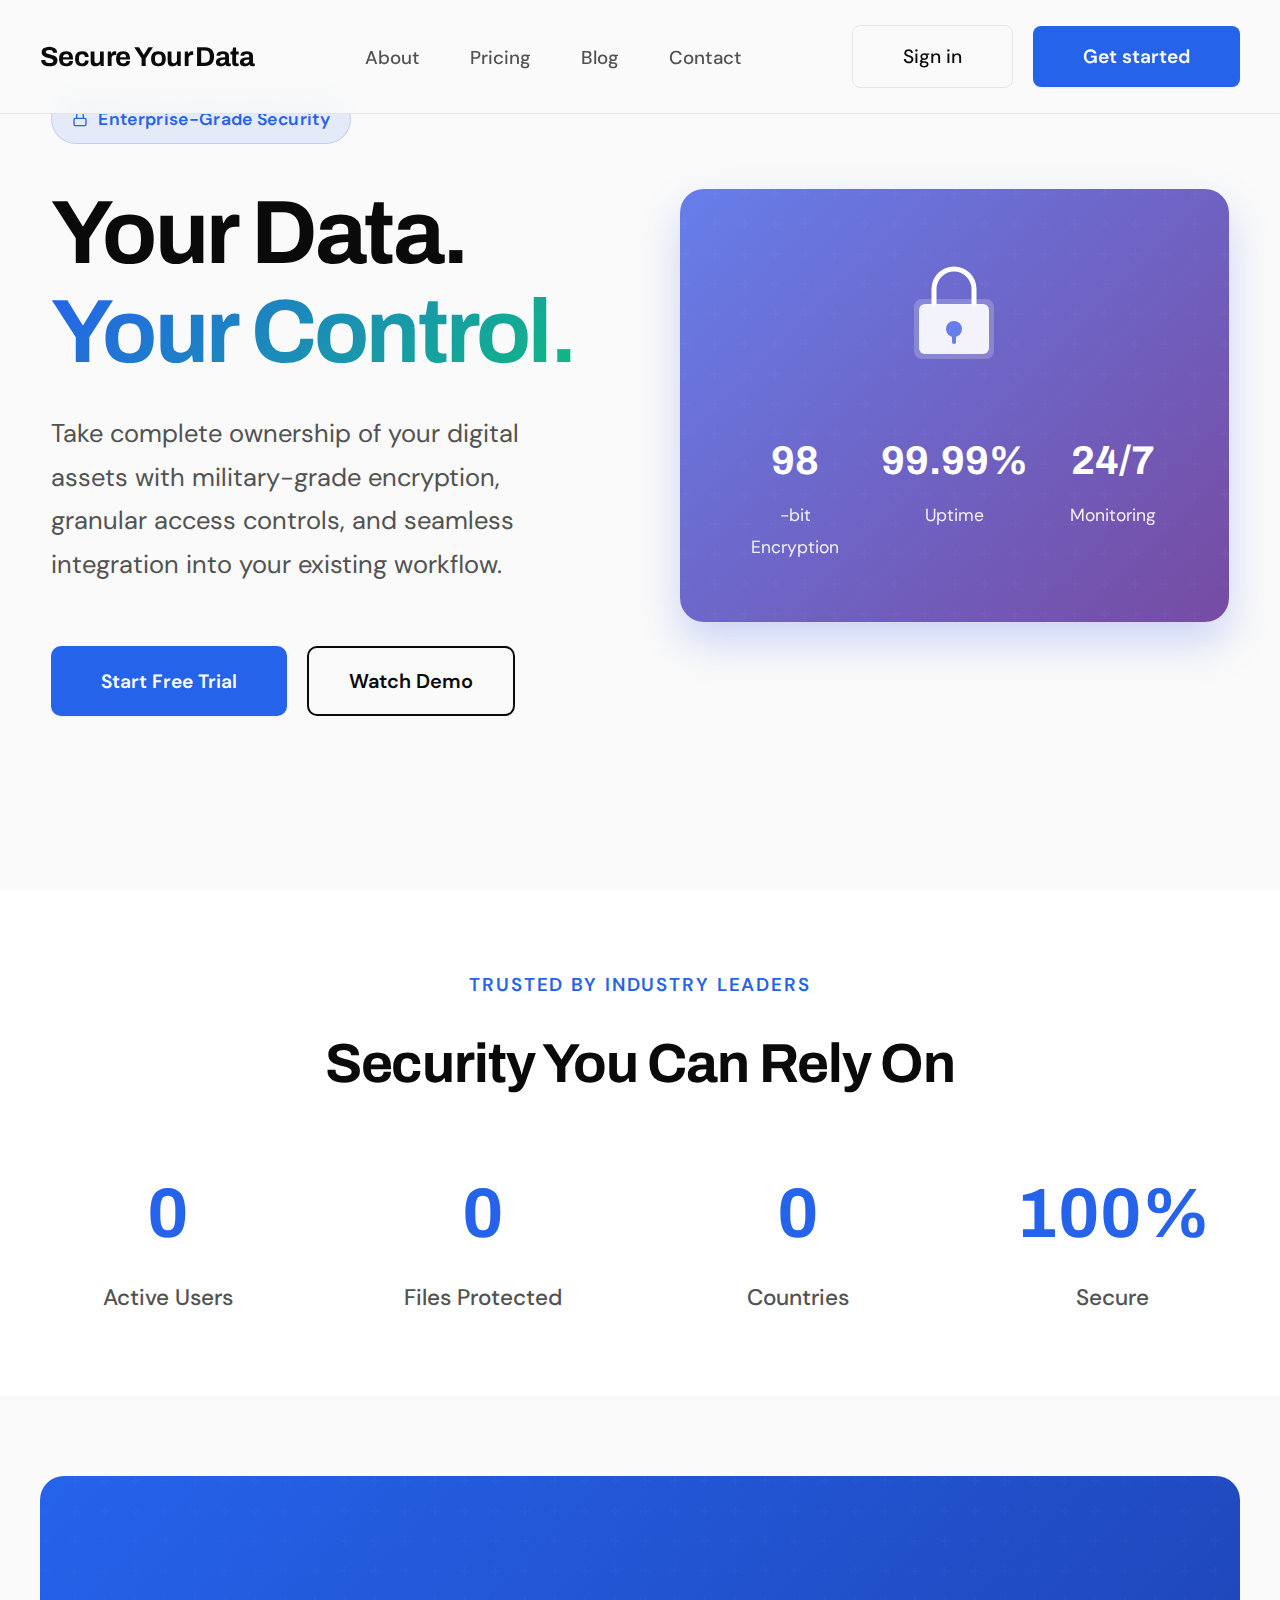
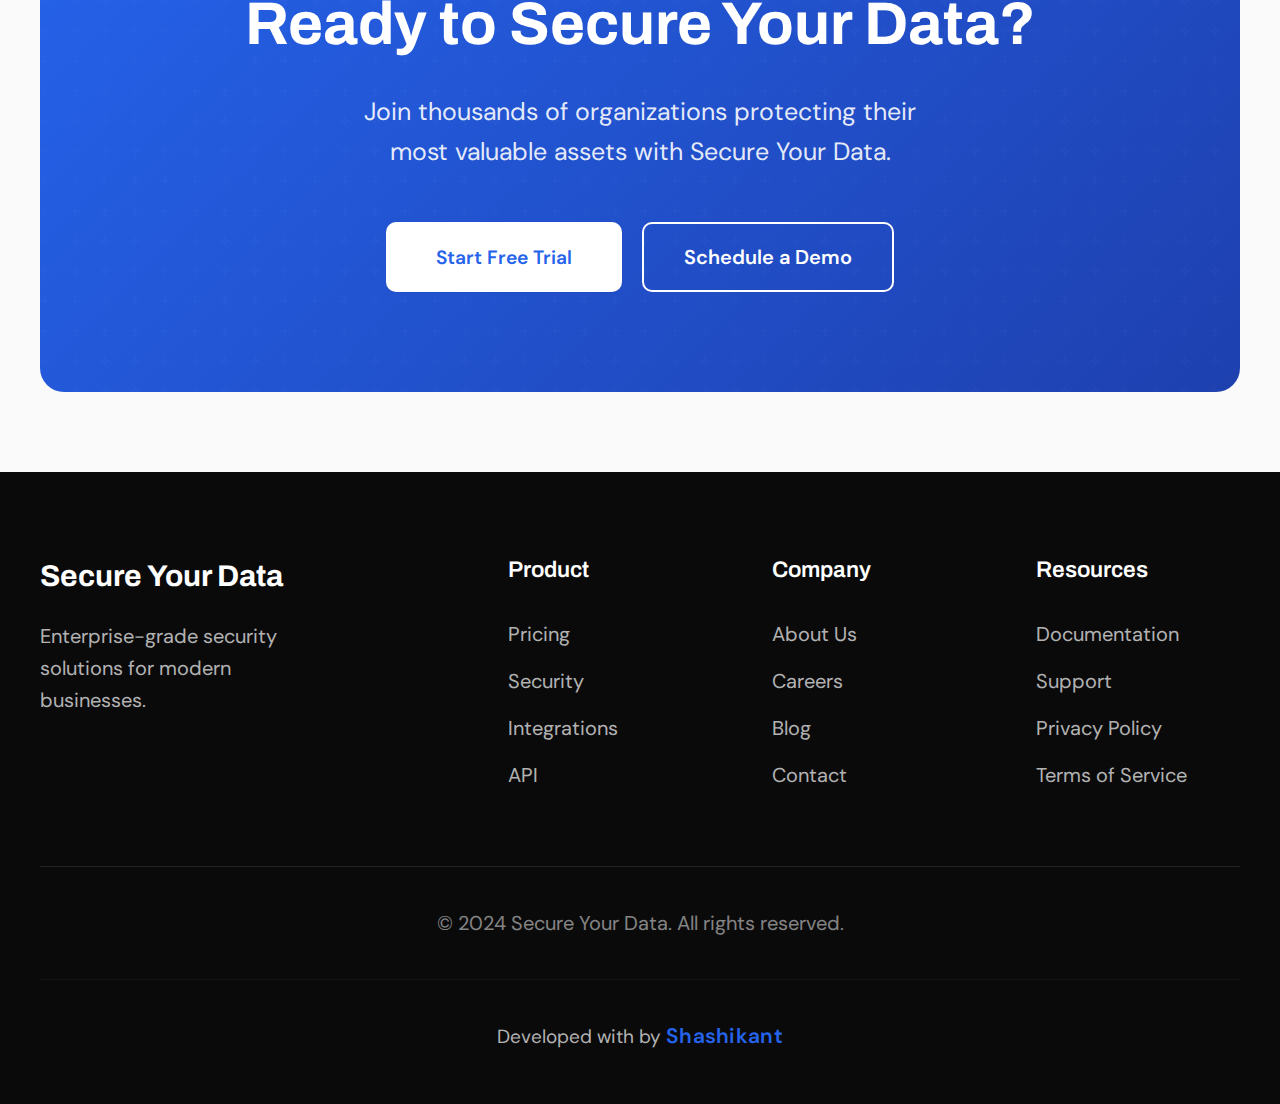
<file: index.html>
<!DOCTYPE html>
<html lang="en">
<head>
    <meta charset="UTF-8">
    <meta name="viewport" content="width=device-width, initial-scale=1.0, maximum-scale=5.0, user-scalable=yes">
    <meta name="theme-color" content="#2563EB">
    <title>Secure Your Data - Your Data, Your Control</title>
    
    <!-- Google Fonts -->
    <link rel="preconnect" href="https://fonts.googleapis.com">
    <link rel="preconnect" href="https://fonts.gstatic.com" crossorigin>
    <link href="https://fonts.googleapis.com/css2?family=Archivo:wght@400;600;700&family=DM+Sans:wght@400;500;700&display=swap" rel="stylesheet">
    
    <!-- CSS File -->
    <link rel="stylesheet" href="style.css">
</head>
<body>
    <!-- Navigation -->
    <nav>
        <div class="nav-container">
            <div class="logo">Secure Your Data</div>
            <ul class="nav-links" id="navLinks">
                <li><a href="#about">About</a></li>
                <li><a href="#pricing">Pricing</a></li>
                <li><a href="#blog">Blog</a></li>
                <li><a href="#contact">Contact</a></li>
            </ul>
            <div class="nav-cta">
                <button class="btn-secondary" onclick="window.location.href='login.html'">Sign in</button>
                <button class="btn-primary" onclick="window.location.href='login.html'">Get started</button>
            </div>
            <div class="mobile-menu-toggle" id="mobileMenuToggle">
                <span></span>
                <span></span>
                <span></span>
            </div>
        </div>
    </nav>

    <!-- Hero Section -->
    <section class="hero">
        <div class="hero-content">
            <div class="badge">
                <svg viewBox="0 0 24 24" fill="none" stroke="currentColor" stroke-width="2">
                    <rect x="3" y="11" width="18" height="11" rx="2" ry="2"/>
                    <path d="M7 11V7a5 5 0 0 1 10 0v4"/>
                </svg>
                Enterprise-Grade Security
            </div>
            
            <h1>
                Your Data.<br>
                <span class="gradient-text">Your Control.</span>
            </h1>
            
            <p class="hero-description">
                Take complete ownership of your digital assets with military-grade encryption, 
                granular access controls, and seamless integration into your existing workflow.
            </p>
            
            <div class="hero-cta">
                <button class="btn-primary btn-large" onclick="window.location.href='login.html'">Start Free Trial</button>
                <button class="btn-outline">Watch Demo</button>
            </div>
        </div>

        <div class="hero-visual">
            <div class="visual-card">
                <div class="lock-icon">
                    <svg viewBox="0 0 120 120" fill="none">
                        <rect x="20" y="50" width="80" height="60" rx="8" fill="white" opacity="0.2"/>
                        <rect x="25" y="55" width="70" height="50" rx="6" fill="white" opacity="0.9"/>
                        <path d="M40 55V40C40 28.954 48.954 20 60 20C71.046 20 80 28.954 80 40V55" 
                              stroke="white" stroke-width="5" stroke-linecap="round"/>
                        <circle cx="60" cy="80" r="8" fill="#667eea"/>
                        <rect x="58" y="80" width="4" height="15" rx="2" fill="#667eea"/>
                    </svg>
                </div>
                
                <div class="security-stats">
                    <div class="stat">
                        <span class="stat-number counter" data-target="256">0</span>
                        <span class="stat-label">-bit Encryption</span>
                    </div>
                    <div class="stat">
                        <span class="stat-number">99.99%</span>
                        <span class="stat-label">Uptime</span>
                    </div>
                    <div class="stat">
                        <span class="stat-number">24/7</span>
                        <span class="stat-label">Monitoring</span>
                    </div>
                </div>
            </div>
        </div>
    </section>

    <!-- Trust Section -->
    <section class="trust-section">
        <div class="trust-container">
            <div class="section-subtitle">Trusted by Industry Leaders</div>
            <h2 class="section-title">Security You Can Rely On</h2>
            
            <div class="trust-stats">
                <div class="trust-stat">
                    <div class="trust-number counter" data-target="50000">0</div>
                    <div class="trust-label">Active Users</div>
                </div>
                <div class="trust-stat">
                    <div class="trust-number counter" data-target="1000000">0</div>
                    <div class="trust-label">Files Protected</div>
                </div>
                <div class="trust-stat">
                    <div class="trust-number counter" data-target="150">0</div>
                    <div class="trust-label">Countries</div>
                </div>
                <div class="trust-stat">
                    <div class="trust-number">100%</div>
                    <div class="trust-label">Secure</div>
                </div>
            </div>
        </div>
    </section>

    <!-- CTA Section -->
    <section class="cta-section">
        <div class="cta-container">
            <h2 class="cta-title">Ready to Secure Your Data?</h2>
            <p class="cta-description">
                Join thousands of organizations protecting their most valuable assets with Secure Your Data.
            </p>
            <div class="cta-buttons">
                <button class="btn-primary btn-large" onclick="window.location.href='login.html'">Start Free Trial</button>
                <button class="btn-outline">Schedule a Demo</button>
            </div>
        </div>
    </section>

    <!-- Footer -->
    <footer>
        <div class="footer-container">
            <div class="footer-content">
                <div class="footer-column">
                    <div class="footer-logo">Secure Your Data</div>
                    <p class="footer-description">
                        Enterprise-grade security solutions for modern businesses.
                    </p>
                </div>
                
                <div class="footer-column">
                    <h4>Product</h4>
                    <ul>
                        <li><a href="#pricing">Pricing</a></li>
                        <li><a href="#security">Security</a></li>
                        <li><a href="#integrations">Integrations</a></li>
                        <li><a href="#api">API</a></li>
                    </ul>
                </div>
                
                <div class="footer-column">
                    <h4>Company</h4>
                    <ul>
                        <li><a href="#about">About Us</a></li>
                        <li><a href="#careers">Careers</a></li>
                        <li><a href="#blog">Blog</a></li>
                        <li><a href="#contact">Contact</a></li>
                    </ul>
                </div>
                
                <div class="footer-column">
                    <h4>Resources</h4>
                    <ul>
                        <li><a href="#docs">Documentation</a></li>
                        <li><a href="#support">Support</a></li>
                        <li><a href="#privacy">Privacy Policy</a></li>
                        <li><a href="#terms">Terms of Service</a></li>
                    </ul>
                </div>
            </div>
            
            <div class="footer-bottom">
                <p>&copy; 2024 Secure Your Data. All rights reserved.</p>
                <div class="developer-credit">
                    <p>Developed with by <strong>Shashikant</strong>
                    <p class="dev-subtitle"></p>
                </div>
            </div>
        </div>
    </footer>

    <!-- JavaScript File -->
    <script src="script.js"></script>
</body>
</html>
</file>
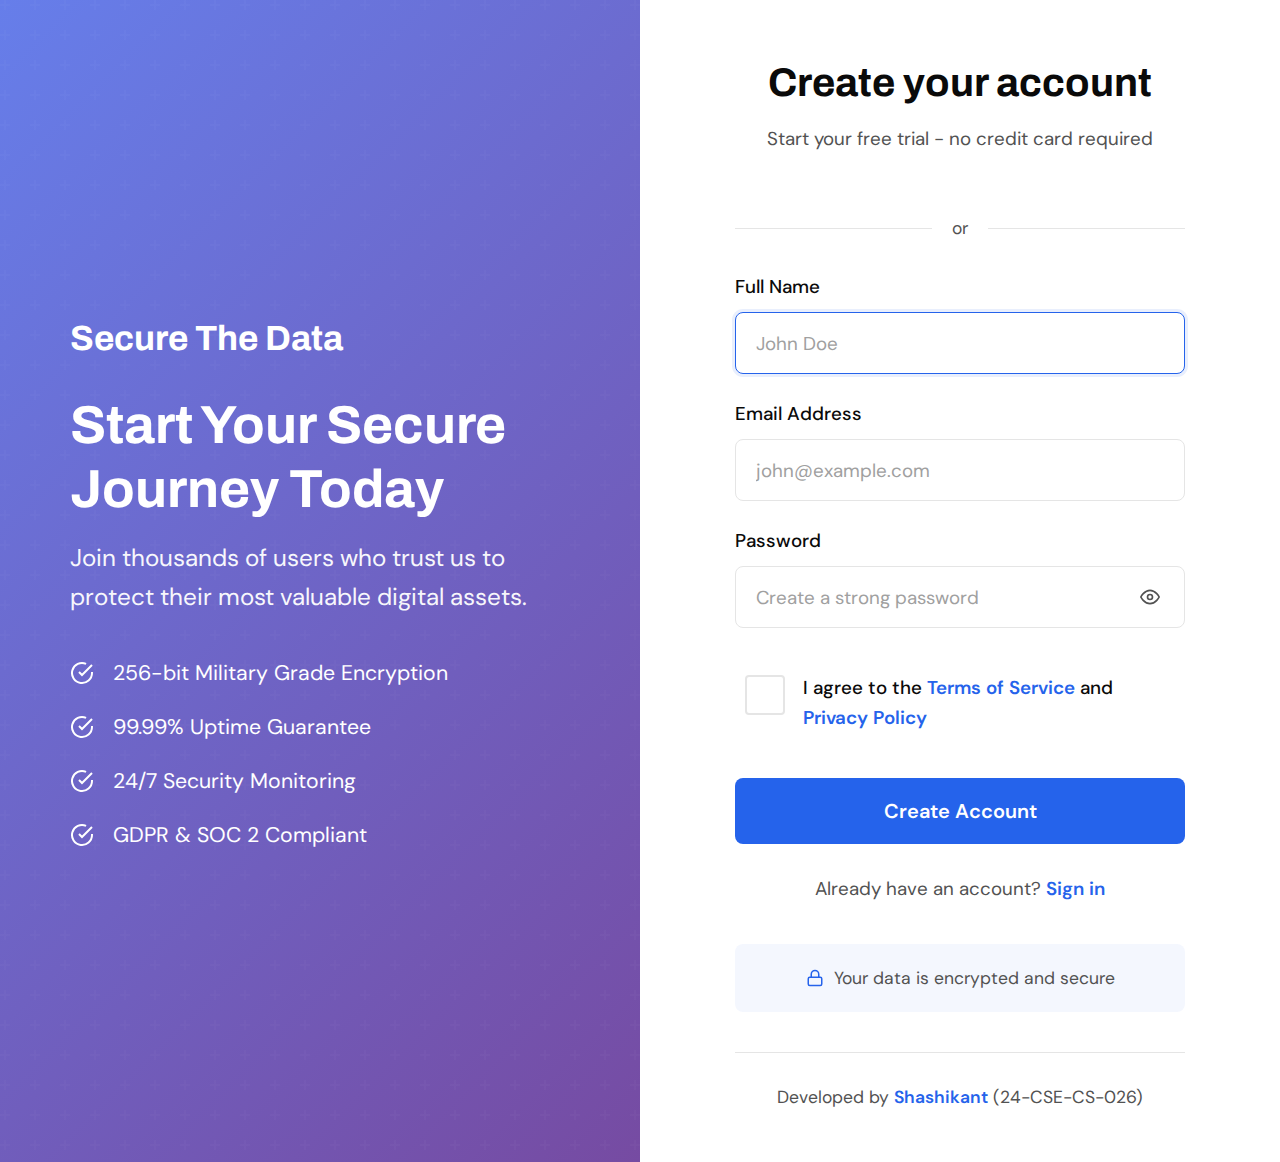
<file: login.html>
<!DOCTYPE html>
<html lang="en">
<head>
    <meta charset="UTF-8">
    <meta name="viewport" content="width=device-width, initial-scale=1.0, maximum-scale=5.0, user-scalable=yes">
    <meta name="theme-color" content="#2563EB">
    <title>Sign Up - Secure The Data</title>
    
    <!-- Google Fonts -->
    <link rel="preconnect" href="https://fonts.googleapis.com">
    <link rel="preconnect" href="https://fonts.gstatic.com" crossorigin>
    <link href="https://fonts.googleapis.com/css2?family=Archivo:wght@400;600;700&family=DM+Sans:wght@400;500;700&display=swap" rel="stylesheet">
    
    <!-- Google OAuth -->
    <script src="https://accounts.google.com/gsi/client" async defer></script>
    
    <!-- CSS File -->
    <link rel="stylesheet" href="logincss.css">
</head>
<body>
    <div class="container">
        <!-- Left Side - Branding -->
        <div class="branding-section">
            <div class="branding-content">
                <div class="logo">Secure The Data</div>
                <h1>Start Your Secure Journey Today</h1>
                <p>Join thousands of users who trust us to protect their most valuable digital assets.</p>
                
                <div class="features-list">
                    <div class="feature-item">
                        <svg viewBox="0 0 24 24" fill="none" stroke="currentColor" stroke-width="2">
                            <path d="M22 11.08V12a10 10 0 1 1-5.93-9.14"/>
                            <polyline points="22 4 12 14.01 9 11.01"/>
                        </svg>
                        <span>256-bit Military Grade Encryption</span>
                    </div>
                    <div class="feature-item">
                        <svg viewBox="0 0 24 24" fill="none" stroke="currentColor" stroke-width="2">
                            <path d="M22 11.08V12a10 10 0 1 1-5.93-9.14"/>
                            <polyline points="22 4 12 14.01 9 11.01"/>
                        </svg>
                        <span>99.99% Uptime Guarantee</span>
                    </div>
                    <div class="feature-item">
                        <svg viewBox="0 0 24 24" fill="none" stroke="currentColor" stroke-width="2">
                            <path d="M22 11.08V12a10 10 0 1 1-5.93-9.14"/>
                            <polyline points="22 4 12 14.01 9 11.01"/>
                        </svg>
                        <span>24/7 Security Monitoring</span>
                    </div>
                    <div class="feature-item">
                        <svg viewBox="0 0 24 24" fill="none" stroke="currentColor" stroke-width="2">
                            <path d="M22 11.08V12a10 10 0 1 1-5.93-9.14"/>
                            <polyline points="22 4 12 14.01 9 11.01"/>
                        </svg>
                        <span>GDPR & SOC 2 Compliant</span>
                    </div>
                </div>
            </div>
        </div>

        <!-- Right Side - Signup Form -->
        <div class="form-section">
            <div class="form-container">
                <div class="form-header">
                    <h2>Create your account</h2>
                    <p>Start your free trial - no credit card required</p>
                </div>

                <!-- Google Sign In Button -->
                <div class="google-signin-container">
                    <div id="g_id_onload"
                         data-client_id="42057594727-akm89dhvbp811ojk82icdmvoj63i52i3.apps.googleusercontent.com"
                         data-callback="handleCredentialResponse"
                         data-auto_prompt="false">
                    </div>
                    <div class="g_id_signin"
                         data-type="standard"
                         data-size="large"
                         data-theme="outline"
                         data-text="continue_with"
                         data-shape="rectangular"
                         data-logo_alignment="left"
                         data-width="400">
                    </div>
                </div>

                <div class="divider">
                    <span>or</span>
                </div>

                <!-- Signup Form -->
                <form id="signupForm" class="signup-form">
                    <div class="form-group">
                        <label for="fullName">Full Name</label>
                        <input 
                            type="text" 
                            id="fullName" 
                            name="fullName" 
                            placeholder="John Doe" 
                            required
                        >
                    </div>

                    <div class="form-group">
                        <label for="email">Email Address</label>
                        <input 
                            type="email" 
                            id="email" 
                            name="email" 
                            placeholder="john@example.com" 
                            required
                        >
                    </div>

                    <div class="form-group">
                        <label for="password">Password</label>
                        <div class="password-input-wrapper">
                            <input 
                                type="password" 
                                id="password" 
                                name="password" 
                                placeholder="Create a strong password" 
                                required
                            >
                            <button type="button" class="toggle-password" id="togglePassword">
                                <svg class="eye-icon" viewBox="0 0 24 24" fill="none" stroke="currentColor" stroke-width="2">
                                    <path d="M1 12s4-8 11-8 11 8 11 8-4 8-11 8-11-8-11-8z"/>
                                    <circle cx="12" cy="12" r="3"/>
                                </svg>
                            </button>
                        </div>
                        <div class="password-strength" id="passwordStrength"></div>
                    </div>

                    <div class="form-group checkbox-group">
                        <label class="checkbox-label">
                            <input type="checkbox" id="terms" name="terms" required>
                            <span>I agree to the <a href="#terms">Terms of Service</a> and <a href="#privacy">Privacy Policy</a></span>
                        </label>
                    </div>

                    <button type="submit" class="btn-submit">Create Account</button>
                </form>

                <div class="form-footer">
                    <p>Already have an account? <a href="#login">Sign in</a></p>
                </div>

                <div class="security-badge">
                    <svg viewBox="0 0 24 24" fill="none" stroke="currentColor" stroke-width="2">
                        <rect x="3" y="11" width="18" height="11" rx="2" ry="2"/>
                        <path d="M7 11V7a5 5 0 0 1 10 0v4"/>
                    </svg>
                    <span>Your data is encrypted and secure</span>
                </div>
                
                <!-- Developer Credit -->
                <div class="developer-credit">
                    <p>Developed by <strong>Shashikant</strong> (24-CSE-CS-026)</p>
                </div>
            </div>
        </div>
    </div>

    <!-- JavaScript File -->
    <script src="login.js"></script>
</body>
</html>
</file>
<file: style.css>
/* ===========================
   CSS Variables & Reset
   =========================== */
* {
    margin: 0;
    padding: 0;
    box-sizing: border-box;
    -webkit-font-smoothing: antialiased;
    -moz-osx-font-smoothing: grayscale;
}

html {
    font-size: 16px;
    scroll-behavior: smooth;
    /* Prevent auto-zoom on focus (iOS) */
    -webkit-text-size-adjust: 100%;
    -ms-text-size-adjust: 100%;
    /* Allow user zoom for accessibility */
    touch-action: manipulation;
}

/* Prevent layout shift on zoom */
@supports (zoom: 1) {
    html {
        zoom: 1;
    }
}

/* Smooth scaling for all zoom levels */
@media screen and (min-width: 320px) and (max-width: 1920px) {
    html {
        font-size: calc(14px + (16 - 14) * ((100vw - 320px) / (1920 - 320)));
    }
}

:root {
    /* Colors */
    --color-bg: #FAFAFA;
    --color-text: #0A0A0A;
    --color-text-secondary: #525252;
    --color-primary: #2563EB;
    --color-primary-dark: #1E40AF;
    --color-accent: #10B981;
    --color-surface: #FFFFFF;
    --color-border: #E5E5E5;
    
    /* Fonts */
    --font-display: 'Archivo', sans-serif;
    --font-body: 'DM Sans', sans-serif;
    
    /* Shadows */
    --shadow-sm: 0 1px 2px rgba(0, 0, 0, 0.05);
    --shadow-md: 0 4px 6px rgba(0, 0, 0, 0.07);
    --shadow-lg: 0 10px 15px rgba(0, 0, 0, 0.1);
    --shadow-xl: 0 20px 25px rgba(0, 0, 0, 0.15);
}

body {
    font-family: var(--font-body);
    background: var(--color-bg);
    color: var(--color-text);
    line-height: 1.6;
    overflow-x: hidden;
    /* Better text rendering on all zoom levels */
    text-rendering: optimizeLegibility;
    -webkit-font-smoothing: antialiased;
    -moz-osx-font-smoothing: grayscale;
    /* Responsive width */
    min-width: 320px;
    max-width: 100vw;
}

/* ===========================
   Navigation
   =========================== */
nav {
    position: fixed;
    top: 0;
    width: 100%;
    background: rgba(250, 250, 250, 0.8);
    backdrop-filter: blur(12px);
    -webkit-backdrop-filter: blur(12px);
    border-bottom: 1px solid var(--color-border);
    z-index: 1000;
    animation: slideDown 0.6s ease-out;
}

.nav-container {
    max-width: 1400px;
    margin: 0 auto;
    padding: 1.25rem 2rem;
    display: flex;
    justify-content: space-between;
    align-items: center;
}

.logo {
    font-family: var(--font-display);
    font-size: 1.375rem;
    font-weight: 700;
    color: var(--color-text);
    letter-spacing: -0.02em;
}

.nav-links {
    display: flex;
    gap: 2.5rem;
    list-style: none;
    align-items: center;
}

.nav-links a {
    text-decoration: none;
    color: var(--color-text-secondary);
    font-weight: 500;
    font-size: 0.9375rem;
    transition: color 0.3s ease;
    position: relative;
}

.nav-links a:hover {
    color: var(--color-text);
}

.nav-links a::after {
    content: '';
    position: absolute;
    bottom: -4px;
    left: 0;
    width: 0;
    height: 2px;
    background: var(--color-primary);
    transition: width 0.3s ease;
}

.nav-links a:hover::after {
    width: 100%;
}

.nav-cta {
    display: flex;
    gap: 1rem;
    align-items: center;
}

.mobile-menu-toggle {
    display: none;
    flex-direction: column;
    gap: 5px;
    cursor: pointer;
}

.mobile-menu-toggle span {
    width: 25px;
    height: 3px;
    background: var(--color-text);
    border-radius: 2px;
    transition: all 0.3s ease;
}

/* ===========================
   Buttons
   =========================== */
.btn-secondary {
    padding: 0.625rem 1.5rem;
    border: 1.5px solid var(--color-border);
    background: transparent;
    color: var(--color-text);
    border-radius: 8px;
    font-weight: 500;
    font-size: 0.9375rem;
    cursor: pointer;
    transition: all 0.3s ease;
    font-family: var(--font-body);
}

.btn-secondary:hover {
    border-color: var(--color-text);
    background: var(--color-text);
    color: var(--color-surface);
    transform: translateY(-2px);
}

.btn-primary {
    padding: 0.625rem 1.75rem;
    background: var(--color-primary);
    color: white;
    border: none;
    border-radius: 8px;
    font-weight: 600;
    font-size: 0.9375rem;
    cursor: pointer;
    transition: all 0.3s ease;
    font-family: var(--font-body);
    box-shadow: var(--shadow-sm);
}

.btn-primary:hover {
    background: var(--color-primary-dark);
    transform: translateY(-2px);
    box-shadow: var(--shadow-md);
}

.btn-large {
    padding: 1rem 2rem;
    font-size: 1rem;
    border-radius: 10px;
}

.btn-outline {
    padding: 1rem 2rem;
    background: transparent;
    border: 2px solid var(--color-text);
    color: var(--color-text);
    border-radius: 10px;
    font-weight: 600;
    font-size: 1rem;
    cursor: pointer;
    transition: all 0.3s ease;
    font-family: var(--font-body);
}

.btn-outline:hover {
    background: var(--color-text);
    color: var(--color-surface);
    transform: translateY(-2px);
    box-shadow: var(--shadow-lg);
}

/* ===========================
   Hero Section
   =========================== */
.hero {
    max-width: 1400px;
    margin: 0 auto;
    padding: 10rem 2rem 3rem;
    display: grid;
    grid-template-columns: 1fr 1fr;
    gap: 4rem;
    align-items: center;
    min-height: 90vh;
}

.hero-content {
    animation: fadeInUp 0.8s ease-out 0.2s backwards;
}

.badge {
    display: inline-flex;
    align-items: center;
    gap: 0.5rem;
    padding: 0.5rem 1rem;
    background: rgba(37, 99, 235, 0.1);
    border: 1px solid rgba(37, 99, 235, 0.2);
    border-radius: 50px;
    font-size: 0.875rem;
    font-weight: 600;
    color: var(--color-primary);
    margin-bottom: 2rem;
    letter-spacing: 0.02em;
}

.badge svg {
    width: 16px;
    height: 16px;
}

h1 {
    font-family: var(--font-display);
    font-size: 4rem;
    font-weight: 700;
    line-height: 1.1;
    margin-bottom: 1.5rem;
    letter-spacing: -0.03em;
    color: var(--color-text);
}

.gradient-text {
    background: linear-gradient(135deg, var(--color-primary) 0%, var(--color-accent) 100%);
    -webkit-background-clip: text;
    -webkit-text-fill-color: transparent;
    background-clip: text;
}

.hero-description {
    font-size: 1.25rem;
    line-height: 1.7;
    color: var(--color-text-secondary);
    margin-bottom: 3rem;
    max-width: 540px;
}

.hero-cta {
    display: flex;
    gap: 1rem;
    flex-wrap: wrap;
}

/* Hero Visual */
.hero-visual {
    position: relative;
    animation: fadeInUp 0.8s ease-out 0.4s backwards;
}

.visual-card {
    background: linear-gradient(135deg, #667eea 0%, #764ba2 100%);
    border-radius: 24px;
    padding: 3rem;
    position: relative;
    overflow: hidden;
    box-shadow: 0 20px 40px rgba(102, 126, 234, 0.3);
}

.visual-card::before {
    content: '';
    position: absolute;
    top: 0;
    left: 0;
    right: 0;
    bottom: 0;
    background: url("data:image/svg+xml,%3Csvg width='60' height='60' viewBox='0 0 60 60' xmlns='http://www.w3.org/2000/svg'%3E%3Cg fill='none' fill-rule='evenodd'%3E%3Cg fill='%23ffffff' fill-opacity='0.05'%3E%3Cpath d='M36 34v-4h-2v4h-4v2h4v4h2v-4h4v-2h-4zm0-30V0h-2v4h-4v2h4v4h2V6h4V4h-4zM6 34v-4H4v4H0v2h4v4h2v-4h4v-2H6zM6 4V0H4v4H0v2h4v4h2V6h4V4H6z'/%3E%3C/g%3E%3C/g%3E%3C/svg%3E");
    opacity: 0.4;
}

.lock-icon {
    width: 120px;
    height: 120px;
    margin: 0 auto 2rem;
    position: relative;
    z-index: 1;
    animation: float 3s ease-in-out infinite;
}

.security-stats {
    display: grid;
    grid-template-columns: repeat(3, 1fr);
    gap: 1.5rem;
    margin-top: 3rem;
    position: relative;
    z-index: 1;
}

.stat {
    text-align: center;
    color: white;
}

.stat-number {
    font-size: 2rem;
    font-weight: 700;
    font-family: var(--font-display);
    display: block;
    margin-bottom: 0.25rem;
}

.stat-label {
    font-size: 0.875rem;
    opacity: 0.9;
}

/* ===========================
   Features Section
   =========================== */
.features {
    max-width: 1400px;
    margin: 1rem auto 2rem;
    padding: 0 2rem;
}

.section-header {
    text-align: center;
    margin-bottom: 2rem;
}

.section-subtitle {
    font-size: 0.9375rem;
    font-weight: 600;
    color: var(--color-primary);
    margin-bottom: 1rem;
    text-transform: uppercase;
    letter-spacing: 0.1em;
}

.section-title {
    font-family: var(--font-display);
    font-size: 2.75rem;
    font-weight: 700;
    color: var(--color-text);
    margin-bottom: 1rem;
    letter-spacing: -0.02em;
}

.features-grid {
    display: grid;
    grid-template-columns: repeat(3, 1fr);
    gap: 2rem;
}

.feature-card {
    background: var(--color-surface);
    border: 1px solid var(--color-border);
    border-radius: 16px;
    padding: 2.5rem;
    transition: all 0.3s ease;
    opacity: 0;
}

.feature-card.visible {
    animation: fadeInUp 0.6s ease-out forwards;
}

.feature-card:nth-child(1) { animation-delay: 0.1s; }
.feature-card:nth-child(2) { animation-delay: 0.2s; }
.feature-card:nth-child(3) { animation-delay: 0.3s; }
.feature-card:nth-child(4) { animation-delay: 0.4s; }
.feature-card:nth-child(5) { animation-delay: 0.5s; }
.feature-card:nth-child(6) { animation-delay: 0.6s; }

.feature-card:hover {
    transform: translateY(-8px);
    box-shadow: var(--shadow-lg);
    border-color: var(--color-primary);
}

.feature-icon {
    width: 48px;
    height: 48px;
    background: rgba(37, 99, 235, 0.1);
    border-radius: 12px;
    display: flex;
    align-items: center;
    justify-content: center;
    margin-bottom: 1.5rem;
}

.feature-icon svg {
    width: 24px;
    height: 24px;
    stroke: var(--color-primary);
}

.feature-title {
    font-family: var(--font-display);
    font-size: 1.5rem;
    font-weight: 600;
    margin-bottom: 1rem;
    color: var(--color-text);
}

.feature-description {
    color: var(--color-text-secondary);
    line-height: 1.7;
}

/* ===========================
   Trust Section
   =========================== */
.trust-section {
    background: var(--color-surface);
    padding: 4rem 2rem;
    margin: 4rem 0 2rem;
}

.trust-container {
    max-width: 1400px;
    margin: 0 auto;
    text-align: center;
}

.trust-stats {
    display: grid;
    grid-template-columns: repeat(4, 1fr);
    gap: 3rem;
    margin-top: 2.5rem;
}

.trust-stat {
    text-align: center;
}

.trust-number {
    font-family: var(--font-display);
    font-size: 3.5rem;
    font-weight: 700;
    color: var(--color-primary);
    display: block;
    margin-bottom: 0.5rem;
}

.trust-label {
    font-size: 1.125rem;
    color: var(--color-text-secondary);
    font-weight: 500;
}

/* ===========================
   CTA Section
   =========================== */
.cta-section {
    max-width: 1400px;
    margin: 4rem auto;
    padding: 0 2rem;
}

.cta-container {
    background: linear-gradient(135deg, var(--color-primary) 0%, var(--color-primary-dark) 100%);
    border-radius: 24px;
    padding: 5rem 3rem;
    text-align: center;
    position: relative;
    overflow: hidden;
}

.cta-container::before {
    content: '';
    position: absolute;
    top: 0;
    left: 0;
    right: 0;
    bottom: 0;
    background: url("data:image/svg+xml,%3Csvg width='60' height='60' viewBox='0 0 60 60' xmlns='http://www.w3.org/2000/svg'%3E%3Cg fill='none' fill-rule='evenodd'%3E%3Cg fill='%23ffffff' fill-opacity='0.05'%3E%3Cpath d='M36 34v-4h-2v4h-4v2h4v4h2v-4h4v-2h-4zm0-30V0h-2v4h-4v2h4v4h2V6h4V4h-4zM6 34v-4H4v4H0v2h4v4h2v-4h4v-2H6zM6 4V0H4v4H0v2h4v4h2V6h4V4H6z'/%3E%3C/g%3E%3C/g%3E%3C/svg%3E");
    opacity: 0.3;
}

.cta-title {
    font-family: var(--font-display);
    font-size: 3rem;
    font-weight: 700;
    color: white;
    margin-bottom: 1rem;
    position: relative;
    z-index: 1;
}

.cta-description {
    font-size: 1.25rem;
    color: rgba(255, 255, 255, 0.9);
    margin-bottom: 2.5rem;
    max-width: 600px;
    margin-left: auto;
    margin-right: auto;
    position: relative;
    z-index: 1;
}

.cta-buttons {
    display: flex;
    gap: 1rem;
    justify-content: center;
    flex-wrap: wrap;
    position: relative;
    z-index: 1;
}

.cta-buttons .btn-primary {
    background: white;
    color: var(--color-primary);
}

.cta-buttons .btn-primary:hover {
    background: var(--color-bg);
}

.cta-buttons .btn-outline {
    border-color: white;
    color: white;
}

.cta-buttons .btn-outline:hover {
    background: white;
    color: var(--color-primary);
}

/* ===========================
   Footer
   =========================== */
footer {
    background: var(--color-text);
    color: white;
    padding: 4rem 2rem 2rem;
}

.footer-container {
    max-width: 1400px;
    margin: 0 auto;
}

.footer-content {
    display: grid;
    grid-template-columns: 2fr 1fr 1fr 1fr;
    gap: 3rem;
    margin-bottom: 3rem;
}

.footer-column h4 {
    font-family: var(--font-display);
    font-size: 1.125rem;
    font-weight: 600;
    margin-bottom: 1.5rem;
}

.footer-column ul {
    list-style: none;
}

.footer-column ul li {
    margin-bottom: 0.75rem;
}

.footer-column ul li a {
    color: rgba(255, 255, 255, 0.7);
    text-decoration: none;
    transition: color 0.3s ease;
}

.footer-column ul li a:hover {
    color: white;
}

.footer-logo {
    font-family: var(--font-display);
    font-size: 1.5rem;
    font-weight: 700;
    margin-bottom: 1rem;
}

.footer-description {
    color: rgba(255, 255, 255, 0.7);
    line-height: 1.6;
    max-width: 300px;
}

.footer-bottom {
    border-top: 1px solid rgba(255, 255, 255, 0.1);
    padding-top: 2rem;
    text-align: center;
    color: rgba(255, 255, 255, 0.5);
}

/* Developer Credit */
.developer-credit {
    margin-top: 2rem;
    padding-top: 1.5rem;
    border-top: 1px solid rgba(255, 255, 255, 0.05);
    text-align: center;
}

.developer-credit p {
    color: rgba(255, 255, 255, 0.7);
    font-size: 0.95rem;
    margin: 0.5rem 0;
    line-height: 1.6;
}

.developer-credit strong {
    color: var(--color-primary);
    font-weight: 600;
    font-size: 1.05rem;
    letter-spacing: 0.3px;
}

.developer-credit .dev-subtitle {
    color: rgba(255, 255, 255, 0.5);
    font-size: 0.875rem;
    font-style: italic;
}

/* Responsive developer credit */
@media (max-width: 768px) {
    .developer-credit {
        margin-top: 1.5rem;
        padding-top: 1rem;
    }
    
    .developer-credit p {
        font-size: 0.875rem;
    }
    
    .developer-credit strong {
        font-size: 1rem;
    }
}

/* ===========================
   Animations
   =========================== */
@keyframes slideDown {
    from {
        transform: translateY(-100%);
        opacity: 0;
    }
    to {
        transform: translateY(0);
        opacity: 1;
    }
}

@keyframes fadeInUp {
    from {
        opacity: 0;
        transform: translateY(30px);
    }
    to {
        opacity: 1;
        transform: translateY(0);
    }
}

@keyframes float {
    0%, 100% {
        transform: translateY(0px);
    }
    50% {
        transform: translateY(-20px);
    }
}

/* ===========================
   Responsive Design
   =========================== */
@media (max-width: 1024px) {
    .hero {
        grid-template-columns: 1fr;
        padding: 8rem 2rem 2rem;
        gap: 3rem;
    }

    h1 {
        font-size: 3rem;
    }

    .features-grid {
        grid-template-columns: repeat(2, 1fr);
    }

    .trust-stats {
        grid-template-columns: repeat(2, 1fr);
        gap: 2rem;
    }

    .footer-content {
        grid-template-columns: repeat(2, 1fr);
    }
}

@media (max-width: 768px) {
    .nav-links:not(.nav-cta) {
        display: none;
        position: absolute;
        top: 100%;
        left: 0;
        width: 100%;
        background: var(--color-surface);
        flex-direction: column;
        padding: 2rem;
        box-shadow: var(--shadow-lg);
    }

    .nav-links.active {
        display: flex;
    }

    .mobile-menu-toggle {
        display: flex;
    }

    h1 {
        font-size: 2.5rem;
    }

    .hero-description {
        font-size: 1.125rem;
    }
    
    .hero {
        padding: 6rem 2rem 2rem;
    }

    .features-grid {
        grid-template-columns: 1fr;
    }

    .trust-stats {
        grid-template-columns: 1fr;
        gap: 2rem;
    }

    .section-title {
        font-size: 2rem;
    }

    .cta-title {
        font-size: 2rem;
    }

    .footer-content {
        grid-template-columns: 1fr;
        gap: 2rem;
    }

    .security-stats {
        grid-template-columns: 1fr;
        gap: 1.5rem;
    }
}

@media (max-width: 480px) {
    .nav-container {
        padding: 1rem;
    }

    .hero {
        padding: 6rem 1rem 3rem;
    }

    h1 {
        font-size: 2rem;
    }

    .hero-cta {
        flex-direction: column;
        width: 100%;
    }

    .hero-cta button {
        width: 100%;
    }

    .btn-large {
        padding: 0.875rem 1.5rem;
    }

    .visual-card {
        padding: 2rem;
    }

    .features, .trust-section, .cta-section {
        padding: 0 1rem;
    }

    .feature-card {
        padding: 2rem;
    }

    .cta-container {
        padding: 3rem 2rem;
    }
}

/* ============================================================
   UNIVERSAL RESPONSIVE - ALL DEVICES & ZOOM
   ============================================================ */

/* Responsive containers */
.container {
    width: clamp(280px, 95vw, 1400px);
    padding-left: clamp(1rem, 3vw, 2rem);
    padding-right: clamp(1rem, 3vw, 2rem);
}

.hero {
    padding: clamp(3rem, 10vh, 8rem) clamp(1.5rem, 4vw, 4rem);
}

.hero h1 {
    font-size: clamp(2rem, 6vw + 1rem, 4.5rem);
}

.hero p {
    font-size: clamp(1rem, 2vw, 1.5rem);
}

.btn-primary, .btn-secondary {
    font-size: clamp(0.9375rem, 1.5vw, 1.125rem);
    padding: clamp(0.875rem, 2vh, 1.125rem) clamp(1.75rem, 4vw, 2.5rem);
    min-height: 48px;
}

/* Mobile (up to 767px) */
@media (max-width: 767px) {
    .hero {
        text-align: center;
        padding: 3rem 1.5rem;
    }
    
    .cta-group {
        flex-direction: column;
        width: 100%;
    }
    
    .btn-primary, .btn-secondary {
        width: 100%;
    }
    
    .features-grid {
        grid-template-columns: 1fr;
    }
}

/* ============================================================
   UNIVERSAL DEVICE SUPPORT
   ============================================================ */

/* Small phones (320px - 374px) - Samsung Galaxy Fold, iPhone SE */
@media screen and (min-width: 320px) and (max-width: 374px) {
    html { font-size: 14px; }
    .container { width: 95%; padding: 0 1rem; }
    h1 { font-size: 1.75rem !important; line-height: 1.3; }
    .btn-primary, .btn-secondary { font-size: 0.9rem; padding: 0.75rem 1.5rem; }
}

/* Standard phones (375px - 413px) - iPhone 12/13/14, Samsung Galaxy */
@media screen and (min-width: 375px) and (max-width: 413px) {
    html { font-size: 15px; }
    .container { width: 92%; }
}

/* Large phones (414px - 767px) - iPhone Pro Max, Samsung Note */
@media screen and (min-width: 414px) and (max-width: 767px) {
    html { font-size: 16px; }
}

/* Tablets (768px - 1023px) - iPad, Samsung Tab */
@media screen and (min-width: 768px) and (max-width: 1023px) {
    html { font-size: 16px; }
    .container { width: 90%; }
}

/* Small Desktop (1024px - 1439px) */
@media screen and (min-width: 1024px) and (max-width: 1439px) {
    html { font-size: 16px; }
    .container { max-width: 1200px; }
}

/* Large Desktop (1440px+) */
@media screen and (min-width: 1440px) {
    html { font-size: 16px; }
    .container { max-width: 1400px; }
}

/* ============================================================
   BROWSER ZOOM SUPPORT (75% - 200%)
   ============================================================ */

/* 75% Zoom (Zoomed Out) */
@media screen and (max-width: 2560px) and (min-width: 1921px) {
    html { font-size: 14px; }
}

/* 90% Zoom */
@media screen and (max-width: 1920px) and (min-width: 1681px) {
    html { font-size: 15px; }
}

/* 100% Zoom (Default) - Already set above */

/* 110% Zoom */
@media screen and (max-width: 1680px) and (min-width: 1441px) {
    html { font-size: 17px; }
}

/* 125% Zoom */
@media screen and (max-width: 1440px) and (min-width: 1281px) {
    html { font-size: 18px; }
    .container { max-width: 95%; }
    button, input, select { min-height: 44px; }
}

/* 150% Zoom */
@media screen and (max-width: 1280px) and (min-width: 1025px) {
    html { font-size: 20px; }
    .container { max-width: 98%; }
}

/* 175% Zoom */
@media screen and (max-width: 1024px) and (min-width: 897px) {
    html { font-size: 22px; }
}

/* 200% Zoom */
@media screen and (max-width: 896px) and (min-width: 769px) {
    html { font-size: 24px; }
}

/* ============================================================
   ORIENTATION SUPPORT
   ============================================================ */

/* Landscape mode on phones */
@media screen and (max-height: 500px) and (orientation: landscape) {
    .hero { padding: 2rem 1rem; }
    h1 { font-size: 1.5rem !important; }
    .nav-container { padding: 0.5rem 1rem; }
}

/* Portrait mode on tablets */
@media screen and (min-width: 768px) and (max-width: 1024px) and (orientation: portrait) {
    .container { width: 85%; }
    h1 { font-size: 2.5rem; }
}

/* ============================================================
   TOUCH DEVICE OPTIMIZATIONS
   ============================================================ */

/* Larger touch targets for mobile */
@media (hover: none) and (pointer: coarse) {
    button, a, input, select, textarea {
        min-height: 48px;
        min-width: 48px;
    }
    
    input[type="text"],
    input[type="email"],
    input[type="password"] {
        font-size: 16px !important; /* Prevent iOS zoom on focus */
    }
}

/* ============================================================
   HIGH DPI SCREENS (Retina, AMOLED)
   ============================================================ */

@media (-webkit-min-device-pixel-ratio: 2), (min-resolution: 192dpi) {
    img { image-rendering: -webkit-optimize-contrast; }
    * { -webkit-font-smoothing: antialiased; }
}

/* ============================================================
   SPECIFIC DEVICE FIXES
   ============================================================ */

/* iPhone X/11/12/13/14 Notch Support */
@supports (padding: max(0px)) {
    body {
        padding-left: max(0px, env(safe-area-inset-left));
        padding-right: max(0px, env(safe-area-inset-right));
    }
}

/* Samsung Internet Browser */
@supports (-webkit-appearance: none) {
    input, select, textarea {
        -webkit-appearance: none;
        appearance: none;
    }
}

/* Prevent horizontal scroll on all devices */
html, body {
    overflow-x: hidden !important;
    max-width: 100vw !important;
}

* {
    max-width: 100%;
}

/* Smooth scrolling on iOS */
html {
    -webkit-overflow-scrolling: touch;
}

/* Fix for Vivo/Oppo browsers */
input, button, textarea, select {
    font-family: inherit;
    -webkit-appearance: none;
    -moz-appearance: none;
    appearance: none;
}
</file>
<file: logincss.css>
/* ===========================
   CSS Variables & Reset
   =========================== */
* {
    margin: 0;
    padding: 0;
    box-sizing: border-box;
}

html {
    font-size: 16px;
    scroll-behavior: smooth;
    /* Prevent auto-zoom on iOS */
    -webkit-text-size-adjust: 100%;
    -ms-text-size-adjust: 100%;
    touch-action: manipulation;
}

/* Fluid typography for all zoom levels */
@media screen and (min-width: 320px) and (max-width: 1920px) {
    html {
        font-size: calc(14px + (16 - 14) * ((100vw - 320px) / (1920 - 320)));
    }
}

:root {
    /* Colors */
    --color-bg: #FAFAFA;
    --color-text: #0A0A0A;
    --color-text-secondary: #525252;
    --color-primary: #2563EB;
    --color-primary-dark: #1E40AF;
    --color-accent: #10B981;
    --color-surface: #FFFFFF;
    --color-border: #E5E5E5;
    --color-error: #EF4444;
    --color-success: #10B981;
    
    /* Fonts */
    --font-display: 'Archivo', sans-serif;
    --font-body: 'DM Sans', sans-serif;
    
    /* Shadows */
    --shadow-sm: 0 1px 2px rgba(0, 0, 0, 0.05);
    --shadow-md: 0 4px 6px rgba(0, 0, 0, 0.07);
    --shadow-lg: 0 10px 15px rgba(0, 0, 0, 0.1);
}

body {
    font-family: var(--font-body);
    background: var(--color-bg);
    color: var(--color-text);
    line-height: 1.6;
    min-height: 100vh;
    /* Better rendering at all zoom levels */
    text-rendering: optimizeLegibility;
    -webkit-font-smoothing: antialiased;
    -moz-osx-font-smoothing: grayscale;
    /* Responsive constraints */
    min-width: 320px;
    max-width: 100vw;
    overflow-x: hidden;
}

/* ===========================
   Container Layout
   =========================== */
.container {
    display: grid;
    grid-template-columns: 1fr 1fr;
    min-height: 100vh;
}

/* ===========================
   Branding Section (Left)
   =========================== */
.branding-section {
    background: linear-gradient(135deg, #667eea 0%, #764ba2 100%);
    padding: 3rem;
    display: flex;
    align-items: center;
    justify-content: center;
    position: relative;
    overflow: hidden;
}

.branding-section::before {
    content: '';
    position: absolute;
    top: 0;
    left: 0;
    right: 0;
    bottom: 0;
    background: url("data:image/svg+xml,%3Csvg width='60' height='60' viewBox='0 0 60 60' xmlns='http://www.w3.org/2000/svg'%3E%3Cg fill='none' fill-rule='evenodd'%3E%3Cg fill='%23ffffff' fill-opacity='0.05'%3E%3Cpath d='M36 34v-4h-2v4h-4v2h4v4h2v-4h4v-2h-4zm0-30V0h-2v4h-4v2h4v4h2V6h4V4h-4zM6 34v-4H4v4H0v2h4v4h2v-4h4v-2H6zM6 4V0H4v4H0v2h4v4h2V6h4V4H6z'/%3E%3C/g%3E%3C/g%3E%3C/svg%3E");
    opacity: 0.4;
}

.branding-content {
    max-width: 500px;
    color: white;
    position: relative;
    z-index: 1;
    animation: fadeInLeft 0.8s ease-out;
}

.logo {
    font-family: var(--font-display);
    font-size: clamp(1.25rem, 2.5vw + 0.5rem, 1.75rem);
    font-weight: 700;
    margin-bottom: clamp(1rem, 3vh, 2rem);
}

.branding-content h1 {
    font-family: var(--font-display);
    font-size: clamp(1.75rem, 3vw + 0.75rem, 2.75rem);
    font-weight: 700;
    line-height: 1.2;
    margin-bottom: clamp(0.75rem, 2vh, 1rem);
}

.branding-content > p {
    font-size: clamp(1rem, 1.5vw + 0.25rem, 1.25rem);
    margin-bottom: clamp(2rem, 4vh, 3rem);
    opacity: 0.95;
    line-height: 1.6;
}

.features-list {
    display: flex;
    flex-direction: column;
    gap: clamp(1rem, 2vh, 1.5rem);
}

.feature-item {
    display: flex;
    align-items: center;
    gap: clamp(0.75rem, 1.5vw, 1rem);
    font-size: clamp(0.9375rem, 1.5vw + 0.25rem, 1.0625rem);
}

.feature-item svg {
    width: clamp(20px, 3vw, 24px);
    height: clamp(20px, 3vw, 24px);
    flex-shrink: 0;
}

/* ===========================
   Form Section (Right)
   =========================== */
.form-section {
    background: var(--color-surface);
    padding: clamp(2rem, 4vw, 3rem);
    display: flex;
    align-items: center;
    justify-content: center;
    overflow-y: auto;
}

.form-container {
    width: 100%;
    max-width: min(450px, 95%);
    animation: fadeInRight 0.8s ease-out;
}

.form-header {
    text-align: center;
    margin-bottom: clamp(1.5rem, 3vh, 2rem);
}

.form-header h2 {
    font-family: var(--font-display);
    font-size: clamp(1.5rem, 2.5vw + 0.5rem, 2rem);
    font-weight: 700;
    color: var(--color-text);
    margin-bottom: clamp(0.375rem, 1vh, 0.5rem);
}

.form-header p {
    color: var(--color-text-secondary);
    font-size: clamp(0.875rem, 1.5vw + 0.25rem, 0.9375rem);
}

/* ===========================
   Google Sign In
   =========================== */
.google-signin-container {
    margin-bottom: 1.5rem;
    display: flex;
    justify-content: center;
}

/* Override Google button width for responsiveness */
.g_id_signin {
    width: 100% !important;
}

.g_id_signin > div {
    width: 100% !important;
}

.g_id_signin iframe {
    width: 100% !important;
}

/* ===========================
   Divider
   =========================== */
.divider {
    display: flex;
    align-items: center;
    text-align: center;
    margin: 1.5rem 0;
    color: var(--color-text-secondary);
    font-size: 0.875rem;
}

.divider::before,
.divider::after {
    content: '';
    flex: 1;
    border-bottom: 1px solid var(--color-border);
}

.divider span {
    padding: 0 1rem;
}

/* ===========================
   Form Styles
   =========================== */
.signup-form {
    display: flex;
    flex-direction: column;
    gap: 1.25rem;
}

.form-group {
    display: flex;
    flex-direction: column;
    gap: 0.5rem;
}

.form-group label {
    font-weight: 500;
    font-size: 0.9375rem;
    color: var(--color-text);
}

.form-group input[type="text"],
.form-group input[type="email"],
.form-group input[type="password"] {
    width: 100%;
    padding: 0.875rem 1rem;
    border: 1.5px solid var(--color-border);
    border-radius: 8px;
    font-size: 0.9375rem;
    font-family: var(--font-body);
    transition: all 0.3s ease;
    background: var(--color-surface);
}

.form-group input:focus {
    outline: none;
    border-color: var(--color-primary);
    box-shadow: 0 0 0 3px rgba(37, 99, 235, 0.1);
}

.form-group input::placeholder {
    color: #A0A0A0;
}

/* Password Input with Toggle */
.password-input-wrapper {
    position: relative;
}

.password-input-wrapper input {
    padding-right: 3rem;
}

.toggle-password {
    position: absolute;
    right: 0.75rem;
    top: 50%;
    transform: translateY(-50%);
    background: none;
    border: none;
    cursor: pointer;
    padding: 0.5rem;
    display: flex;
    align-items: center;
    justify-content: center;
    color: var(--color-text-secondary);
    transition: color 0.3s ease;
}

.toggle-password:hover {
    color: var(--color-primary);
}

.toggle-password .eye-icon {
    width: 20px;
    height: 20px;
}

/* Password Strength Indicator */
.password-strength {
    height: 4px;
    border-radius: 2px;
    background: var(--color-border);
    margin-top: 0.25rem;
    overflow: hidden;
    display: none;
}

.password-strength.active {
    display: block;
}

.password-strength::after {
    content: '';
    display: block;
    height: 100%;
    transition: all 0.3s ease;
}

.password-strength.weak::after {
    width: 33%;
    background: var(--color-error);
}

.password-strength.medium::after {
    width: 66%;
    background: #F59E0B;
}

.password-strength.strong::after {
    width: 100%;
    background: var(--color-success);
}

/* Checkbox */
.checkbox-group {
    margin-top: clamp(0.5rem, 1vh, 0.75rem);
}

.checkbox-label {
    display: flex;
    align-items: flex-start;
    gap: clamp(0.625rem, 1.5vw, 0.875rem);
    cursor: pointer;
    font-size: clamp(0.8125rem, 1.5vw + 0.125rem, 0.9375rem);
    color: var(--color-text-secondary);
    line-height: 1.6;
    padding: clamp(0.5rem, 1vh, 0.75rem);
    border-radius: 8px;
    transition: background 0.2s ease;
}

.checkbox-label:hover {
    background: rgba(37, 99, 235, 0.05);
}

.checkbox-label input[type="checkbox"] {
    width: clamp(18px, 2.5vw, 20px);
    height: clamp(18px, 2.5vw, 20px);
    min-width: 18px;
    min-height: 18px;
    margin-top: 2px;
    cursor: pointer;
    accent-color: var(--color-primary);
    flex-shrink: 0;
    border: 2px solid var(--color-border);
    border-radius: 4px;
}

.checkbox-label input[type="checkbox"]:checked {
    background: var(--color-primary);
    border-color: var(--color-primary);
}

.checkbox-label a {
    color: var(--color-primary);
    text-decoration: none;
    font-weight: 600;
}

.checkbox-label a:hover {
    text-decoration: underline;
}

/* Submit Button */
.btn-submit {
    width: 100%;
    padding: 1rem;
    background: var(--color-primary);
    color: white;
    border: none;
    border-radius: 8px;
    font-size: 1rem;
    font-weight: 600;
    font-family: var(--font-body);
    cursor: pointer;
    transition: all 0.3s ease;
    margin-top: 0.5rem;
}

.btn-submit:hover {
    background: var(--color-primary-dark);
    transform: translateY(-2px);
    box-shadow: var(--shadow-lg);
}

.btn-submit:active {
    transform: translateY(0);
}

.btn-submit:disabled {
    background: #9CA3AF;
    cursor: not-allowed;
    transform: none;
}

/* Form Footer */
.form-footer {
    text-align: center;
    margin-top: 1.5rem;
    font-size: 0.9375rem;
    color: var(--color-text-secondary);
}

.form-footer a {
    color: var(--color-primary);
    text-decoration: none;
    font-weight: 600;
}

.form-footer a:hover {
    text-decoration: underline;
}

/* Security Badge */
.security-badge {
    display: flex;
    align-items: center;
    justify-content: center;
    gap: 0.5rem;
    margin-top: 2rem;
    padding: 1rem;
    background: rgba(37, 99, 235, 0.05);
    border-radius: 8px;
    font-size: 0.875rem;
    color: var(--color-text-secondary);
}

.security-badge svg {
    width: 18px;
    height: 18px;
    stroke: var(--color-primary);
}

/* ===========================
   Developer Credit
   =========================== */
.developer-credit {
    margin-top: 2rem;
    padding-top: 1.5rem;
    border-top: 1px solid var(--color-border);
    text-align: center;
}

.developer-credit p {
    color: var(--color-text-secondary);
    font-size: 0.875rem;
    margin: 0;
}

.developer-credit strong {
    color: var(--color-primary);
    font-weight: 600;
}

@media (max-width: 768px) {
    .developer-credit {
        margin-top: 1.5rem;
        padding-top: 1rem;
    }
    
    .developer-credit p {
        font-size: 0.8125rem;
    }
}

/* ===========================
   Error Messages
   =========================== */
.error-message {
    color: var(--color-error);
    font-size: 0.875rem;
    margin-top: 0.25rem;
    display: none;
}

.error-message.active {
    display: block;
}

.form-group.error input {
    border-color: var(--color-error);
}

/* ===========================
   Success Message
   =========================== */
.success-message {
    padding: 1rem;
    background: rgba(16, 185, 129, 0.1);
    border: 1px solid var(--color-success);
    border-radius: 8px;
    color: var(--color-success);
    font-size: 0.9375rem;
    margin-bottom: 1rem;
    display: none;
}

.success-message.active {
    display: block;
}

/* ===========================
   Loading State
   =========================== */
.btn-submit.loading {
    position: relative;
    color: transparent;
    pointer-events: none;
}

.btn-submit.loading::after {
    content: '';
    position: absolute;
    width: 20px;
    height: 20px;
    top: 50%;
    left: 50%;
    margin-left: -10px;
    margin-top: -10px;
    border: 2px solid white;
    border-radius: 50%;
    border-top-color: transparent;
    animation: spin 0.6s linear infinite;
}

/* ===========================
   Animations
   =========================== */
@keyframes fadeInLeft {
    from {
        opacity: 0;
        transform: translateX(-30px);
    }
    to {
        opacity: 1;
        transform: translateX(0);
    }
}

@keyframes fadeInRight {
    from {
        opacity: 0;
        transform: translateX(30px);
    }
    to {
        opacity: 1;
        transform: translateX(0);
    }
}

@keyframes spin {
    to {
        transform: rotate(360deg);
    }
}

/* ===========================
   Responsive Design
   =========================== */
@media (max-width: 1024px) {
    .container {
        grid-template-columns: 1fr;
    }

    .branding-section {
        display: none;
    }

    .form-section {
        padding: 2rem;
    }

    .form-container {
        max-width: 500px;
    }
}

@media (max-width: 640px) {
    .form-section {
        padding: 1.5rem;
    }

    .form-header h2 {
        font-size: 1.75rem;
    }

    .branding-content h1 {
        font-size: 2rem;
    }
}

@media (max-width: 480px) {
    .form-section {
        padding: 1rem;
    }

    .form-container {
        padding: 0;
    }

    .btn-submit {
        padding: 0.875rem;
    }
}

/* ============================================================
   UNIVERSAL RESPONSIVE - ALL DEVICES & ZOOM
   ============================================================ */

.auth-container {
    width: clamp(320px, 95vw, 500px);
    max-width: 95vw;
    padding: clamp(2rem, 5vw, 3rem);
}

.auth-container h1 {
    font-size: clamp(1.75rem, 5vw, 2.5rem);
}

.form-group input {
    font-size: clamp(0.9375rem, 1.5vw, 1rem);
    padding: clamp(0.875rem, 2vh, 1.125rem);
    min-height: 48px;
}

.btn-primary, .google-btn {
    font-size: clamp(0.9375rem, 1.5vw, 1rem);
    padding: clamp(0.875rem, 2vh, 1.125rem);
    min-height: 48px;
}

/* Mobile */
@media (max-width: 767px) {
    body {
        padding: 1rem;
    }
    
    .auth-container {
        padding: 2rem 1.5rem;
    }
}

/* Landscape mobile */
@media (orientation: landscape) and (max-height: 600px) {
    .auth-container {
        padding: 1.5rem;
        margin: 0.5rem auto;
    }
}

/* ============================================================
   UNIVERSAL RESPONSIVE - ALL DEVICES & ZOOM LEVELS
   ============================================================ */

/* Small phones (320px - 374px) */
@media screen and (min-width: 320px) and (max-width: 374px) {
    html { font-size: 14px; }
    .auth-container { width: 95%; padding: 1.5rem 1rem; }
    h1 { font-size: 1.5rem !important; }
}

/* Standard phones (375px - 413px) */
@media screen and (min-width: 375px) and (max-width: 413px) {
    html { font-size: 15px; }
}

/* Large phones (414px - 767px) */
@media screen and (min-width: 414px) and (max-width: 767px) {
    html { font-size: 16px; }
}

/* Tablets (768px - 1023px) */
@media screen and (min-width: 768px) and (max-width: 1023px) {
    .container { grid-template-columns: 1fr; }
    .left-panel { display: none; }
    .right-panel { padding: 2rem; }
}

/* BROWSER ZOOM SUPPORT */
@media screen and (max-width: 1440px) and (min-width: 1281px) {
    html { font-size: 18px; }
    input, button { min-height: 44px; }
}

@media screen and (max-width: 1280px) and (min-width: 1025px) {
    html { font-size: 20px; }
}

@media screen and (max-width: 1024px) and (min-width: 897px) {
    html { font-size: 22px; }
}

/* TOUCH DEVICE OPTIMIZATIONS */
@media (hover: none) and (pointer: coarse) {
    button, a, input, select {
        min-height: 48px;
        min-width: 48px;
    }
    
    input[type="text"],
    input[type="email"],
    input[type="password"] {
        font-size: 16px !important;
    }
}

/* LANDSCAPE MODE */
@media (orientation: landscape) and (max-height: 600px) {
    .auth-container {
        padding: 1rem;
        margin: 0.5rem auto;
    }
    h1 { font-size: 1.5rem !important; }
}

/* PREVENT HORIZONTAL SCROLL */
html, body {
    overflow-x: hidden !important;
    max-width: 100vw !important;
}

* {
    max-width: 100%;
}

/* iOS SMOOTH SCROLLING */
html {
    -webkit-overflow-scrolling: touch;
}

/* FORM ELEMENTS FIX */
input, button, textarea, select {
    font-family: inherit;
    -webkit-appearance: none;
    -moz-appearance: none;
    appearance: none;
    box-sizing: border-box;
}
</file>
